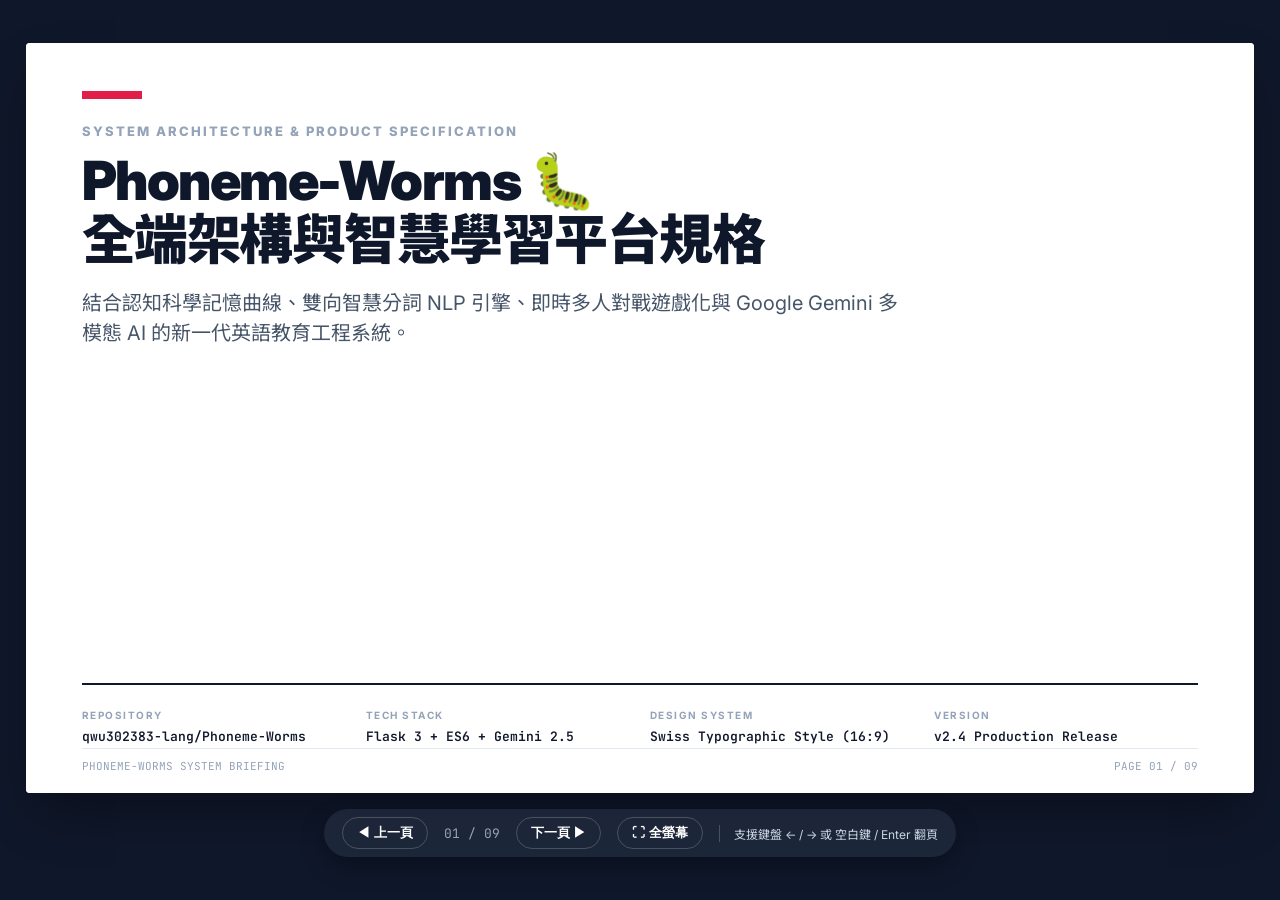
<file: Phoneme-Worms_簡報預覽(瑞士風).html>
<!DOCTYPE html>
<html lang="zh-TW">
<head>
<meta charset="UTF-8">
<meta name="viewport" content="width=device-width, initial-scale=1.0">
<title>Phoneme-Worms 平台功能與前後端架構簡報 (瑞士國際主義風格)</title>
<style>
  @import url('https://fonts.googleapis.com/css2?family=Inter:wght@300;400;600;700;800;900&family=Noto+Sans+TC:wght@300;400;500;700;900&family=JetBrains+Mono:wght@400;600&display=swap');

  :root {
    --bg-main: #F8FAFC;
    --card-bg: #FFFFFF;
    --border: #E2E8F0;
    --border-dark: #CBD5E1;
    --text-primary: #0F172A;
    --text-secondary: #475569;
    --text-muted: #94A3B8;
    --swiss-red: #E11D48;
    --swiss-blue: #2563EB;
    --swiss-emerald: #059669;
    --swiss-amber: #D97706;
  }

  * { box-sizing: border-box; margin: 0; padding: 0; }
  body {
    background-color: #0F172A;
    font-family: 'Inter', 'Noto Sans TC', -apple-system, BlinkMacSystemFont, sans-serif;
    color: var(--text-primary);
    overflow: hidden;
    height: 100vh;
    display: flex;
    flex-direction: column;
    align-items: center;
    justify-content: center;
  }

  /* Presentation Stage */
  #viewport {
    width: 1333px;
    height: 750px;
    max-width: 96vw;
    max-height: 90vh;
    aspect-ratio: 16 / 9;
    background: #FFFFFF;
    position: relative;
    box-shadow: 0 25px 50px -12px rgba(0, 0, 0, 0.4);
    border-radius: 4px;
    overflow: hidden;
  }

  .slide {
    width: 100%;
    height: 100%;
    position: absolute;
    top: 0; left: 0;
    display: none;
    flex-direction: column;
    padding: 48px 56px;
    background: #FFFFFF;
  }
  .slide.active {
    display: flex;
  }

  /* Swiss Grid Header */
  .slide-header {
    display: flex;
    justify-content: space-between;
    align-items: flex-end;
    border-bottom: 2px solid var(--text-primary);
    padding-bottom: 14px;
    margin-bottom: 28px;
  }
  .header-left {
    display: flex;
    flex-direction: column;
  }
  .slide-category {
    font-size: 11px;
    font-weight: 800;
    letter-spacing: 2.5px;
    text-transform: uppercase;
    color: var(--swiss-red);
    margin-bottom: 4px;
  }
  .slide-title {
    font-size: 28px;
    font-weight: 800;
    letter-spacing: -0.5px;
    color: var(--text-primary);
  }
  .slide-sub {
    font-size: 13px;
    font-weight: 400;
    color: var(--text-secondary);
    margin-top: 2px;
  }
  .header-tag {
    font-family: 'JetBrains Mono', monospace;
    font-size: 11px;
    font-weight: 600;
    background: var(--bg-main);
    border: 1px solid var(--border);
    padding: 6px 12px;
    border-radius: 2px;
    color: var(--text-secondary);
  }

  /* Footer bar */
  .slide-footer {
    position: absolute;
    bottom: 20px;
    left: 56px;
    right: 56px;
    display: flex;
    justify-content: space-between;
    align-items: center;
    border-top: 1px solid var(--border);
    padding-top: 10px;
    font-size: 11px;
    color: var(--text-muted);
    font-family: 'JetBrains Mono', monospace;
  }

  /* Layout Utilities */
  .grid-2 { display: grid; grid-template-columns: 1fr 1fr; gap: 24px; }
  .grid-3 { display: grid; grid-template-columns: 1fr 1fr 1fr; gap: 20px; }
  .grid-4 { display: grid; grid-template-columns: repeat(4, 1fr); gap: 16px; }

  /* Card */
  .swiss-card {
    background: var(--bg-main);
    border: 1px solid var(--border);
    border-left: 4px solid var(--text-primary);
    padding: 18px 20px;
    border-radius: 2px;
    display: flex;
    flex-direction: column;
  }
  .swiss-card.red-accent { border-left-color: var(--swiss-red); }
  .swiss-card.blue-accent { border-left-color: var(--swiss-blue); }
  .swiss-card.green-accent { border-left-color: var(--swiss-emerald); }
  .swiss-card.amber-accent { border-left-color: var(--swiss-amber); }

  .card-num {
    font-family: 'JetBrains Mono', monospace;
    font-size: 11px;
    font-weight: 700;
    color: var(--text-muted);
    margin-bottom: 6px;
  }
  .card-title {
    font-size: 16px;
    font-weight: 700;
    color: var(--text-primary);
    margin-bottom: 8px;
  }
  .card-desc {
    font-size: 12.5px;
    line-height: 1.6;
    color: var(--text-secondary);
  }

  /* Slide 1: Cover */
  .cover-container {
    height: 100%;
    display: flex;
    flex-direction: column;
    justify-content: space-between;
    position: relative;
  }
  .cover-bar {
    width: 60px;
    height: 8px;
    background: var(--swiss-red);
    margin-bottom: 24px;
  }
  .cover-title {
    font-size: 54px;
    font-weight: 900;
    letter-spacing: -1.5px;
    line-height: 1.1;
    color: var(--text-primary);
  }
  .cover-title span {
    color: var(--swiss-red);
  }
  .cover-desc {
    font-size: 20px;
    font-weight: 400;
    color: var(--text-secondary);
    margin-top: 18px;
    max-width: 820px;
    line-height: 1.5;
  }
  .cover-meta-grid {
    display: grid;
    grid-template-columns: repeat(4, 1fr);
    border-top: 2px solid var(--text-primary);
    padding-top: 24px;
    gap: 20px;
  }
  .meta-item label {
    display: block;
    font-size: 10px;
    font-weight: 700;
    letter-spacing: 1.5px;
    color: var(--text-muted);
    text-transform: uppercase;
    margin-bottom: 4px;
  }
  .meta-item span {
    font-size: 13px;
    font-weight: 600;
    color: var(--text-primary);
    font-family: 'JetBrains Mono', monospace;
  }

  /* Architecture Diagram (Slide 6) */
  .arch-container {
    display: flex;
    flex-direction: column;
    gap: 12px;
    margin-top: 8px;
  }
  .arch-layer {
    display: grid;
    grid-template-columns: 180px 1fr;
    border: 1px solid var(--border);
    background: #FFFFFF;
  }
  .layer-title-box {
    background: var(--bg-main);
    border-right: 2px solid var(--border-dark);
    padding: 12px 14px;
    display: flex;
    flex-direction: column;
    justify-content: center;
  }
  .layer-name {
    font-size: 13px;
    font-weight: 800;
    color: var(--text-primary);
  }
  .layer-role {
    font-size: 10px;
    font-weight: 600;
    color: var(--text-muted);
    letter-spacing: 0.5px;
    font-family: 'JetBrains Mono', monospace;
  }
  .layer-items {
    padding: 10px 14px;
    display: flex;
    flex-wrap: wrap;
    gap: 10px;
    align-items: center;
    background: #FFFFFF;
  }
  .tech-pill {
    background: var(--bg-main);
    border: 1px solid var(--border);
    padding: 6px 12px;
    border-radius: 2px;
    font-size: 12px;
    color: var(--text-secondary);
  }
  .tech-pill strong {
    color: var(--text-primary);
    font-weight: 700;
  }
  .tech-pill.red-pill {
    background: #FFF1F2;
    border-color: #FECDD3;
    color: #BE123C;
  }
  .tech-pill.blue-pill {
    background: #EFF6FF;
    border-color: #BFDBFE;
    color: #1D4ED8;
  }

  /* Floating Control Nav */
  #nav-bar {
    margin-top: 16px;
    display: flex;
    align-items: center;
    gap: 16px;
    background: rgba(30, 41, 59, 0.9);
    backdrop-filter: blur(8px);
    padding: 8px 18px;
    border-radius: 40px;
    box-shadow: 0 10px 25px rgba(0,0,0,0.3);
  }
  .nav-btn {
    background: none;
    border: 1px solid rgba(255,255,255,0.2);
    color: #FFFFFF;
    font-weight: 600;
    font-size: 13px;
    padding: 6px 14px;
    border-radius: 20px;
    cursor: pointer;
    transition: all 0.2s;
  }
  .nav-btn:hover {
    background: rgba(255,255,255,0.15);
    border-color: #FFFFFF;
  }
  .nav-counter {
    color: #94A3B8;
    font-family: 'JetBrains Mono', monospace;
    font-size: 13px;
  }
  .nav-info {
    color: #CBD5E1;
    font-size: 12px;
    border-left: 1px solid rgba(255,255,255,0.2);
    padding-left: 14px;
  }
</style>
</head>
<body>

<div id="viewport">

  <!-- SLIDE 1: COVER -->
  <div class="slide active" id="slide-1">
    <div class="cover-container">
      <div>
        <div class="cover-bar"></div>
        <div style="font-size:13px; font-weight:800; letter-spacing:2px; color:var(--text-muted); margin-bottom:12px;">SYSTEM ARCHITECTURE & PRODUCT SPECIFICATION</div>
        <h1 class="cover-title">Phoneme-Worms <span>🐛</span><br>全端架構與智慧學習平台規格</h1>
        <p class="cover-desc">
          結合認知科學記憶曲線、雙向智慧分詞 NLP 引擎、即時多人對戰遊戲化與 Google Gemini 多模態 AI 的新一代英語教育工程系統。
        </p>
      </div>

      <div class="cover-meta-grid">
        <div class="meta-item">
          <label>REPOSITORY</label>
          <span>qwu302383-lang/Phoneme-Worms</span>
        </div>
        <div class="meta-item">
          <label>TECH STACK</label>
          <span>Flask 3 + ES6 + Gemini 2.5</span>
        </div>
        <div class="meta-item">
          <label>DESIGN SYSTEM</label>
          <span>Swiss Typographic Style (16:9)</span>
        </div>
        <div class="meta-item">
          <label>VERSION</label>
          <span>v2.4 Production Release</span>
        </div>
      </div>
    </div>
    <div class="slide-footer">
      <span>PHONEME-WORMS SYSTEM BRIEFING</span>
      <span>PAGE 01 / 09</span>
    </div>
  </div>

  <!-- SLIDE 2: EXECUTIVE SUMMARY -->
  <div class="slide" id="slide-2">
    <div class="slide-header">
      <div class="header-left">
        <div class="slide-category">OVERVIEW & PRINCIPLES</div>
        <div class="slide-title">產品核心定位與三大工程原則</div>
        <div class="slide-sub">解決傳統單字記憶痛點：打破枯燥被動背誦，構建主動沉浸式閉環</div>
      </div>
      <div class="header-tag">CORE PHILOSOPHY</div>
    </div>

    <div class="grid-3" style="margin-top: 10px;">
      <div class="swiss-card red-accent">
        <div class="card-num">01 / COGNITIVE RETENTION</div>
        <div class="card-title">艾賓浩斯抗遺忘記憶池</div>
        <div class="card-desc">
          每日單字卡、閱讀測驗與克漏字自動動態換池。嚴格排他演算法確保「個人生字本」中已掌握之單詞不重複注入每日卡池，達成真正的邊際效益最大化。
        </div>
      </div>

      <div class="swiss-card blue-accent">
        <div class="card-num">02 / GAMIFIED COMBAT</div>
        <div class="card-title">即時雙人對戰競技場</div>
        <div class="card-desc">
          以單字答題連擊觸發英雄主動技能。首創 4 大職業角色（疾風劍士 Aria、光耀守護者 Leon、虛空賢者 Seraphina、燃魂術士 Ignis），實現高張力社交化學習。
        </div>
      </div>

      <div class="swiss-card green-accent">
        <div class="card-num">03 / NLP INTELLIGENCE</div>
        <div class="card-title">智慧雙向正規化 NLP 引擎</div>
        <div class="card-desc">
          支援相機 OCR 截圖、多格式文字剪貼簿輸入。自動解析中英文括號、詞性標籤（n./v./adj.）並智慧分割題目與釋義，杜絕人工排版成本。
        </div>
      </div>
    </div>

    <div class="swiss-card" style="margin-top: 24px; border-left-color: var(--text-primary); background: #FFFFFF;">
      <div class="card-num">SYSTEM DESIGN METRICS</div>
      <div class="card-title" style="font-size:14px; margin-bottom:4px;">零重載 SPA 體驗 + 邊緣行動連線支援</div>
      <div class="card-desc" style="font-size:12px;">
        前端使用原生現代 ES6+ 模組化驅動，搭配 Web Speech API 離線語音合成；後端提供輕量化 Python Flask 服務與 LocalTunnel / Cloudflare 穿透工具，掃碼即用。
      </div>
    </div>

    <div class="slide-footer">
      <span>PHONEME-WORMS SYSTEM BRIEFING</span>
      <span>PAGE 02 / 09</span>
    </div>
  </div>

  <!-- SLIDE 3: FUNCTIONAL MATRIX -->
  <div class="slide" id="slide-3">
    <div class="slide-header">
      <div class="header-left">
        <div class="slide-category">FUNCTIONAL MATRIX</div>
        <div class="slide-title">全方位功能生態矩陣 (8 大功能模組)</div>
        <div class="slide-sub">涵蓋認知輸入、互動測驗、多人競技到 AI 深度輔導的全鏈條閉環</div>
      </div>
      <div class="header-tag">8 CORE MODULES</div>
    </div>

    <div class="grid-4" style="gap: 16px;">
      <div class="swiss-card red-accent">
        <div class="card-num">F01</div>
        <div class="card-title" style="font-size:15px;">每日單字卡</div>
        <div class="card-desc">日期種子動態輪播，防重複演算法，結合高解析例句配圖與真人口音發音。</div>
      </div>
      <div class="swiss-card blue-accent">
        <div class="card-num">F02</div>
        <div class="card-title" style="font-size:15px;">智能評分系統</div>
        <div class="card-desc">單字學習後自動無縫銜接測驗，即時雷達評級與錯題沉澱生字本。</div>
      </div>
      <div class="swiss-card">
        <div class="card-num">F03</div>
        <div class="card-title" style="font-size:15px;">自訂測驗工作坊</div>
        <div class="card-desc">看英選中、看中選英、鍵盤快捷鍵 (1-4/ABCD)，動態生成干擾項。</div>
      </div>
      <div class="swiss-card amber-accent">
        <div class="card-num">F04</div>
        <div class="card-title" style="font-size:15px;">PK 即時對戰</div>
        <div class="card-desc">6 碼房間即時配對，血量/盾牌/狂暴機制，職業技能逆轉戰局。</div>
      </div>
      <div class="swiss-card green-accent">
        <div class="card-num">F05</div>
        <div class="card-title" style="font-size:15px;">閱讀測驗模組</div>
        <div class="card-desc">依題庫自動每日換池，長文段落閱讀、劃詞即查與理解題組。</div>
      </div>
      <div class="swiss-card">
        <div class="card-num">F06</div>
        <div class="card-title" style="font-size:15px;">克漏字填空</div>
        <div class="card-desc">語境上下文線索填空，文法時態檢驗與智能即時反饋解析。</div>
      </div>
      <div class="swiss-card red-accent">
        <div class="card-num">F07</div>
        <div class="card-title" style="font-size:15px;">Gemini AI 家教</div>
        <div class="card-desc">即時雙向語音對話，即席造句糾錯與上下文深度延伸解讀。</div>
      </div>
      <div class="swiss-card blue-accent">
        <div class="card-num">F08</div>
        <div class="card-title" style="font-size:15px;">多模態 Vision OCR</div>
        <div class="card-desc">拍攝課本講義一鍵辨識提取，智慧過濾雜訊批量建卡。</div>
      </div>
    </div>

    <div class="slide-footer">
      <span>PHONEME-WORMS SYSTEM BRIEFING</span>
      <span>PAGE 03 / 09</span>
    </div>
  </div>

  <!-- SLIDE 4: QUIZ & HERO CARDS -->
  <div class="slide" id="slide-4">
    <div class="slide-header">
      <div class="header-left">
        <div class="slide-category">MODULE DETAIL 01</div>
        <div class="slide-title">自訂測驗工作坊 & 單字卡英雄展示</div>
        <div class="slide-sub">全新題型出題引擎：徹底解決「自訂詞彙」標籤誤植，實現標準化看英選中/看中選英</div>
      </div>
      <div class="header-tag">SMART WORKSHOP</div>
    </div>

    <div class="grid-2" style="gap: 24px;">
      <div class="swiss-card red-accent">
        <div class="card-num">FEATURE SPECIFICATION</div>
        <div class="card-title">精準出題系統重構</div>
        <div class="card-desc" style="font-size:13px; line-height:1.7;">
          <strong>1. 雙向自動出題模式</strong><br>
          • <strong>看英選中</strong>：大字題幹顯示英文單詞（如 <code>workout</code>），四個選項均為純中文釋義。<br>
          • <strong>看中選英</strong>：大字題幹顯示純中文釋義（如 <code>訓練，鍛鍊</code>），選項均為純英文單詞。<br><br>
          <strong>2. 三層干擾項生成器 (Distractor Engine)</strong><br>
          • 優先層：抽取自訂測驗清單內其他卡片，混淆度最高。<br>
          • 次級層：抽取使用者個人單字本 (Vocab Notebook)。<br>
          • 保底層：內建 60+ 高頻常備詞庫，杜絕題庫枯竭產生空白選項。
        </div>
      </div>

      <div class="swiss-card blue-accent">
        <div class="card-num">ENGINEERING HIGHLIGHTS</div>
        <div class="card-title">NLP 雙向智慧分詞與互動</div>
        <div class="card-desc" style="font-size:13px; line-height:1.7;">
          <strong>1. smartSplitEnZh 正規化函式</strong><br>
          • 採用 Unicode 正則智能辨別英文名詞與中文釋義邊界。<br>
          • 完整保留如 <code>workout (尤指體育的) 訓練</code> 中括號說明資訊，不發生文字裁切斷裂。<br><br>
          <strong>2. 全流程鍵盤盲打支援</strong><br>
          • 題型支援 <code>1 / 2 / 3 / 4</code> 或 <code>A / B / C / D</code> 瞬間作答。<br>
          • 快捷播放單字真人發音，答題即時動畫回饋。<br><br>
          <strong>3. 自訂卡片多模態圖片更換</strong><br>
          • 彈窗提供電腦本地上傳與線上 URL 直連，支援 Esc / 遮罩快速關閉。
        </div>
      </div>
    </div>

    <div class="slide-footer">
      <span>PHONEME-WORMS SYSTEM BRIEFING</span>
      <span>PAGE 04 / 09</span>
    </div>
  </div>

  <!-- SLIDE 5: PK BATTLE -->
  <div class="slide" id="slide-5">
    <div class="slide-header">
      <div class="header-left">
        <div class="slide-category">MODULE DETAIL 02</div>
        <div class="slide-title">即時雙人對戰競技場 (PK Battle Arena)</div>
        <div class="slide-sub">將單字記憶與格鬥決策融合，四大職業英雄與技能博弈體系</div>
      </div>
      <div class="header-tag">GAMIFIED COMBAT</div>
    </div>

    <div class="grid-4" style="margin-bottom: 20px;">
      <div class="swiss-card blue-accent">
        <div class="card-num">CLASS 01</div>
        <div class="card-title">疾風劍士 Aria</div>
        <div class="card-desc"><strong>技能：二連斬 (Dual Slash)</strong><br>答對連續發動 2 次傷害打擊，極限壓制對手。</div>
      </div>
      <div class="swiss-card amber-accent">
        <div class="card-num">CLASS 02</div>
        <div class="card-title">光耀守護 Leon</div>
        <div class="card-desc"><strong>技能：神聖壁壘 (Holy Aegis)</strong><br>產生高額生命吸收護盾，抵禦敵方致死打擊。</div>
      </div>
      <div class="swiss-card green-accent">
        <div class="card-num">CLASS 03</div>
        <div class="card-title">虛空賢者 Seraphina</div>
        <div class="card-desc"><strong>技能：時間扭曲 (Time Warp)</strong><br>延長自身作答時限 50%，凍結對手連擊加成。</div>
      </div>
      <div class="swiss-card red-accent">
        <div class="card-num">CLASS 04</div>
        <div class="card-title">燃魂術士 Ignis</div>
        <div class="card-desc"><strong>技能：地獄火球 (Hellfire)</strong><br>累積答對層數發動無視防禦真實燃燒爆發傷害。</div>
      </div>
    </div>

    <div class="swiss-card" style="border-left-color: var(--swiss-red); background: var(--bg-main);">
      <div class="card-num">NETWORKING & COMBAT PIPELINE</div>
      <div class="card-title" style="font-size:14px;">房間代碼配對與戰鬥決策循環</div>
      <div class="card-desc" style="font-size:12.5px; line-height:1.6;">
        玩家透過 6 碼自訂房間號瞬間建立對戰室，支援跨設備局域網與穿透連線。作答採用倒數計時與連擊倍率計算：答對速度越快，技能充能進度條越快；連續答對累積狂暴點數。
      </div>
    </div>

    <div class="slide-footer">
      <span>PHONEME-WORMS SYSTEM BRIEFING</span>
      <span>PAGE 05 / 09</span>
    </div>
  </div>

  <!-- SLIDE 6: FULL-STACK ARCHITECTURE -->
  <div class="slide" id="slide-6">
    <div class="slide-header">
      <div class="header-left">
        <div class="slide-category">SYSTEM ARCHITECTURE</div>
        <div class="slide-title">前後端工作架設圖 (Full-Stack Architecture)</div>
        <div class="slide-sub">高內聚、低耦合的分層架構：從客戶端響應到 AI 多模態與邊緣穿透部署</div>
      </div>
      <div class="header-tag">SYSTEM TOPOLOGY</div>
    </div>

    <div style="flex: 1; display: flex; justify-content: center; align-items: center; padding: 4px 0; overflow: hidden;">
      <img src="phoneme_worms_architecture.png" alt="前後端工作架設圖" style="max-width: 100%; max-height: 530px; object-fit: contain; border: 1px solid var(--border); border-radius: 4px; box-shadow: 0 4px 16px rgba(0,0,0,0.05);" />
    </div>

    <div class="slide-footer">
      <span>PHONEME-WORMS SYSTEM BRIEFING</span>
      <span>PAGE 06 / 09</span>
    </div>
  </div>

  <!-- SLIDE 7: DATA PIPELINES -->
  <div class="slide" id="slide-7">
    <div class="slide-header">
      <div class="header-left">
        <div class="slide-category">DATA FLOW & WORKFLOWS</div>
        <div class="slide-title">核心業務數據管線與狀態流轉</div>
        <div class="slide-sub">以三條高可靠工作流貫穿用戶學習全歷程</div>
      </div>
      <div class="header-tag">PIPELINE DESIGN</div>
    </div>

    <div class="grid-3" style="margin-top: 10px;">
      <div class="swiss-card red-accent">
        <div class="card-num">WORKFLOW 01</div>
        <div class="card-title">NLP 批量匯入流</div>
        <div class="card-desc" style="font-size:12.5px; line-height:1.7;">
          <strong>1. 多源輸入</strong>：文字剪貼簿或 Vision OCR 上傳。<br>
          <strong>2. 正規化過濾</strong>：去除空行與雜訊，執行 <code>smartSplitEnZh</code> 雙向切割。<br>
          <strong>3. 卡片渲染</strong>：生成可選取之預覽網格，支援個別替換配圖。<br>
          <strong>4. 一鍵沉澱</strong>：批量匯入個人生字庫並排除於日課池外。
        </div>
      </div>

      <div class="swiss-card blue-accent">
        <div class="card-num">WORKFLOW 02</div>
        <div class="card-title">每日防重複輪播流</div>
        <div class="card-desc" style="font-size:12.5px; line-height:1.7;">
          <strong>1. 日期哈希種子</strong>：依自然日生成不可預測隨機種子。<br>
          <strong>2. 差集計算</strong>：<code>池 = 總題庫 - 個人生字本 - 本週已讀</code>。<br>
          <strong>3. 多題型同步分發</strong>：單字卡、閱讀測驗、克漏字三模組同步換池。<br>
          <strong>4. 隔日 00:00 自動歸檔</strong>：推進下一循環。
        </div>
      </div>

      <div class="swiss-card green-accent">
        <div class="card-num">WORKFLOW 03</div>
        <div class="card-title">多人對戰狀態機流</div>
        <div class="card-desc" style="font-size:12.5px; line-height:1.7;">
          <strong>1. 創房 / 加入</strong>：6 碼房間註冊與雙方角色鎖定。<br>
          <strong>2. 題目廣播</strong>：後端同步下發相同題幹與時限。<br>
          <strong>3. 傷害結算</strong>：作答耗時 + 連擊倍率 + 職業技能乘積。<br>
          <strong>4. 廣播血量</strong>：勝負判定與經驗值回饋獎勵。
        </div>
      </div>
    </div>

    <div class="slide-footer">
      <span>PHONEME-WORMS SYSTEM BRIEFING</span>
      <span>PAGE 07 / 09</span>
    </div>
  </div>

  <!-- SLIDE 8: DEPLOYMENT & CLOUD OPS -->
  <div class="slide" id="slide-8">
    <div class="slide-header">
      <div class="header-left">
        <div class="slide-category">DEPLOYMENT & OPERATIONS</div>
        <div class="slide-title">工程部署與邊緣運維架構</div>
        <div class="slide-sub">兼具雲端高可用性與本地快速行動裝置調試能力</div>
      </div>
      <div class="header-tag">PRODUCTION READY</div>
    </div>

    <div class="grid-2" style="gap: 24px; margin-top: 10px;">
      <div class="swiss-card blue-accent">
        <div class="card-num">CLOUD PRODUCTION</div>
        <div class="card-title">Render Cloud PaaS 容器化部署</div>
        <div class="card-desc" style="font-size:13px; line-height:1.7;">
          • <strong>設定檔案</strong>：<code>render.yaml</code> 自動化構建規範與 <code>Procfile</code>。<br>
          • <strong>WSGI 伺服器</strong>：Gunicorn 高效能非同步並行處理。<br>
          • <strong>CI/CD 整合</strong>：GitHub <code>main</code> 分支 Push 觸發零停機自動佈署。<br>
          • <strong>全域安全</strong>：自動配置 HTTPS TLS 憑證與 CORS 安全防護標頭。
        </div>
      </div>

      <div class="swiss-card amber-accent">
        <div class="card-num">LOCAL & EDGE TESTING</div>
        <div class="card-title">一鍵行動穿透與終端 QR Code (run_tunnel.py)</div>
        <div class="card-desc" style="font-size:13px; line-height:1.7;">
          • <strong>一鍵啟動</strong>：<code>python run_tunnel.py</code> 自動調度後端與內網穿透。<br>
          • <strong>雙管道容災</strong>：優先嘗試 LocalTunnel，遇阻自動轉接 Cloudflare Tunnel。<br>
          • <strong>終端機 ASCII QR Code</strong>：手機相機掃描終端畫面，免輸入長網址即刻在真實手機瀏覽器展開 PK 對戰。
        </div>
      </div>
    </div>

    <div class="slide-footer">
      <span>PHONEME-WORMS SYSTEM BRIEFING</span>
      <span>PAGE 08 / 09</span>
    </div>
  </div>

  <!-- SLIDE 9: CONCLUSION & BREAKTHROUGHS -->
  <div class="slide" id="slide-9">
    <div class="slide-header">
      <div class="header-left">
        <div class="slide-category">SUMMARY & MILESTONES</div>
        <div class="slide-title">技術成果總結與核心競爭力</div>
        <div class="slide-sub">從工具型應用蛻變為全功能現代化智慧學習平台</div>
      </div>
      <div class="header-tag">CONCLUSION</div>
    </div>

    <div class="grid-4" style="margin-top: 10px;">
      <div class="swiss-card red-accent">
        <div class="card-num">BREAKTHROUGH 01</div>
        <div class="card-title">嚴格排他抗重複</div>
        <div class="card-desc">徹底隔絕已掌握單字，每日三個不同模組同步輪替，杜絕枯燥體驗。</div>
      </div>
      <div class="swiss-card blue-accent">
        <div class="card-num">BREAKTHROUGH 02</div>
        <div class="card-title">雙向出題高智力</div>
        <div class="card-desc">智慧分詞分流中英題幹與釋義，三層干擾項杜絕破題可能。</div>
      </div>
      <div class="swiss-card green-accent">
        <div class="card-num">BREAKTHROUGH 03</div>
        <div class="card-title">多人競技遊戲化</div>
        <div class="card-desc">職業技能與連擊計時博弈，建立自發性高頻率複習誘因。</div>
      </div>
      <div class="swiss-card amber-accent">
        <div class="card-num">BREAKTHROUGH 04</div>
        <div class="card-title">多模態 AI 全覆蓋</div>
        <div class="card-desc">實體講義 OCR 秒速匯入 + Gemini 雙向口語對話導師輔導。</div>
      </div>
    </div>

    <div class="swiss-card" style="margin-top: 24px; border-left-color: var(--swiss-red); background: #FFFFFF;">
      <div class="card-num">GITHUB VERIFIED REPOSITORY</div>
      <div class="card-title" style="font-size:14px; margin-bottom:4px;">程式碼庫開源結構完整，一鍵拉取即可運行</div>
      <div class="card-desc" style="font-size:12px;">
        Repository: <code>https://github.com/qwu302383-lang/Phoneme-Worms</code> | Branch: <code>main</code>
      </div>
    </div>

    <div class="slide-footer">
      <span>PHONEME-WORMS SYSTEM BRIEFING</span>
      <span>PAGE 09 / 09</span>
    </div>
  </div>

</div>

<!-- Navigation Controls -->
<div id="nav-bar">
  <button class="nav-btn" onclick="prevSlide()">◀ 上一頁</button>
  <span class="nav-counter" id="slide-num">01 / 09</span>
  <button class="nav-btn" onclick="nextSlide()">下一頁 ▶</button>
  <button class="nav-btn" onclick="toggleFullScreen()">⛶ 全螢幕</button>
  <span class="nav-info">支援鍵盤 ← / → 或 空白鍵 / Enter 翻頁</span>
</div>

<script>
  let currentSlide = 1;
  const totalSlides = 9;

  function showSlide(index) {
    if (index < 1) index = 1;
    if (index > totalSlides) index = totalSlides;
    currentSlide = index;

    for (let i = 1; i <= totalSlides; i++) {
      const el = document.getElementById(`slide-${i}`);
      if (el) {
        if (i === currentSlide) {
          el.classList.add('active');
        } else {
          el.classList.remove('active');
        }
      }
    }
    document.getElementById('slide-num').innerText = `${String(currentSlide).padStart(2, '0')} / ${String(totalSlides).padStart(2, '0')}`;
  }

  function nextSlide() {
    if (currentSlide < totalSlides) showSlide(currentSlide + 1);
  }

  function prevSlide() {
    if (currentSlide > 1) showSlide(currentSlide - 1);
  }

  function toggleFullScreen() {
    if (!document.fullscreenElement) {
      document.documentElement.requestFullscreen().catch(() => {});
    } else {
      if (document.exitFullscreen) document.exitFullscreen();
    }
  }

  window.addEventListener('keydown', (e) => {
    if (e.key === 'ArrowRight' || e.key === ' ' || e.key === 'PageDown' || e.key === 'Enter') {
      nextSlide();
    } else if (e.key === 'ArrowLeft' || e.key === 'PageUp' || e.key === 'Backspace') {
      prevSlide();
    } else if (e.key === 'Home') {
      showSlide(1);
    } else if (e.key === 'End') {
      showSlide(totalSlides);
    }
  });
</script>

</body>
</html>
</file>
